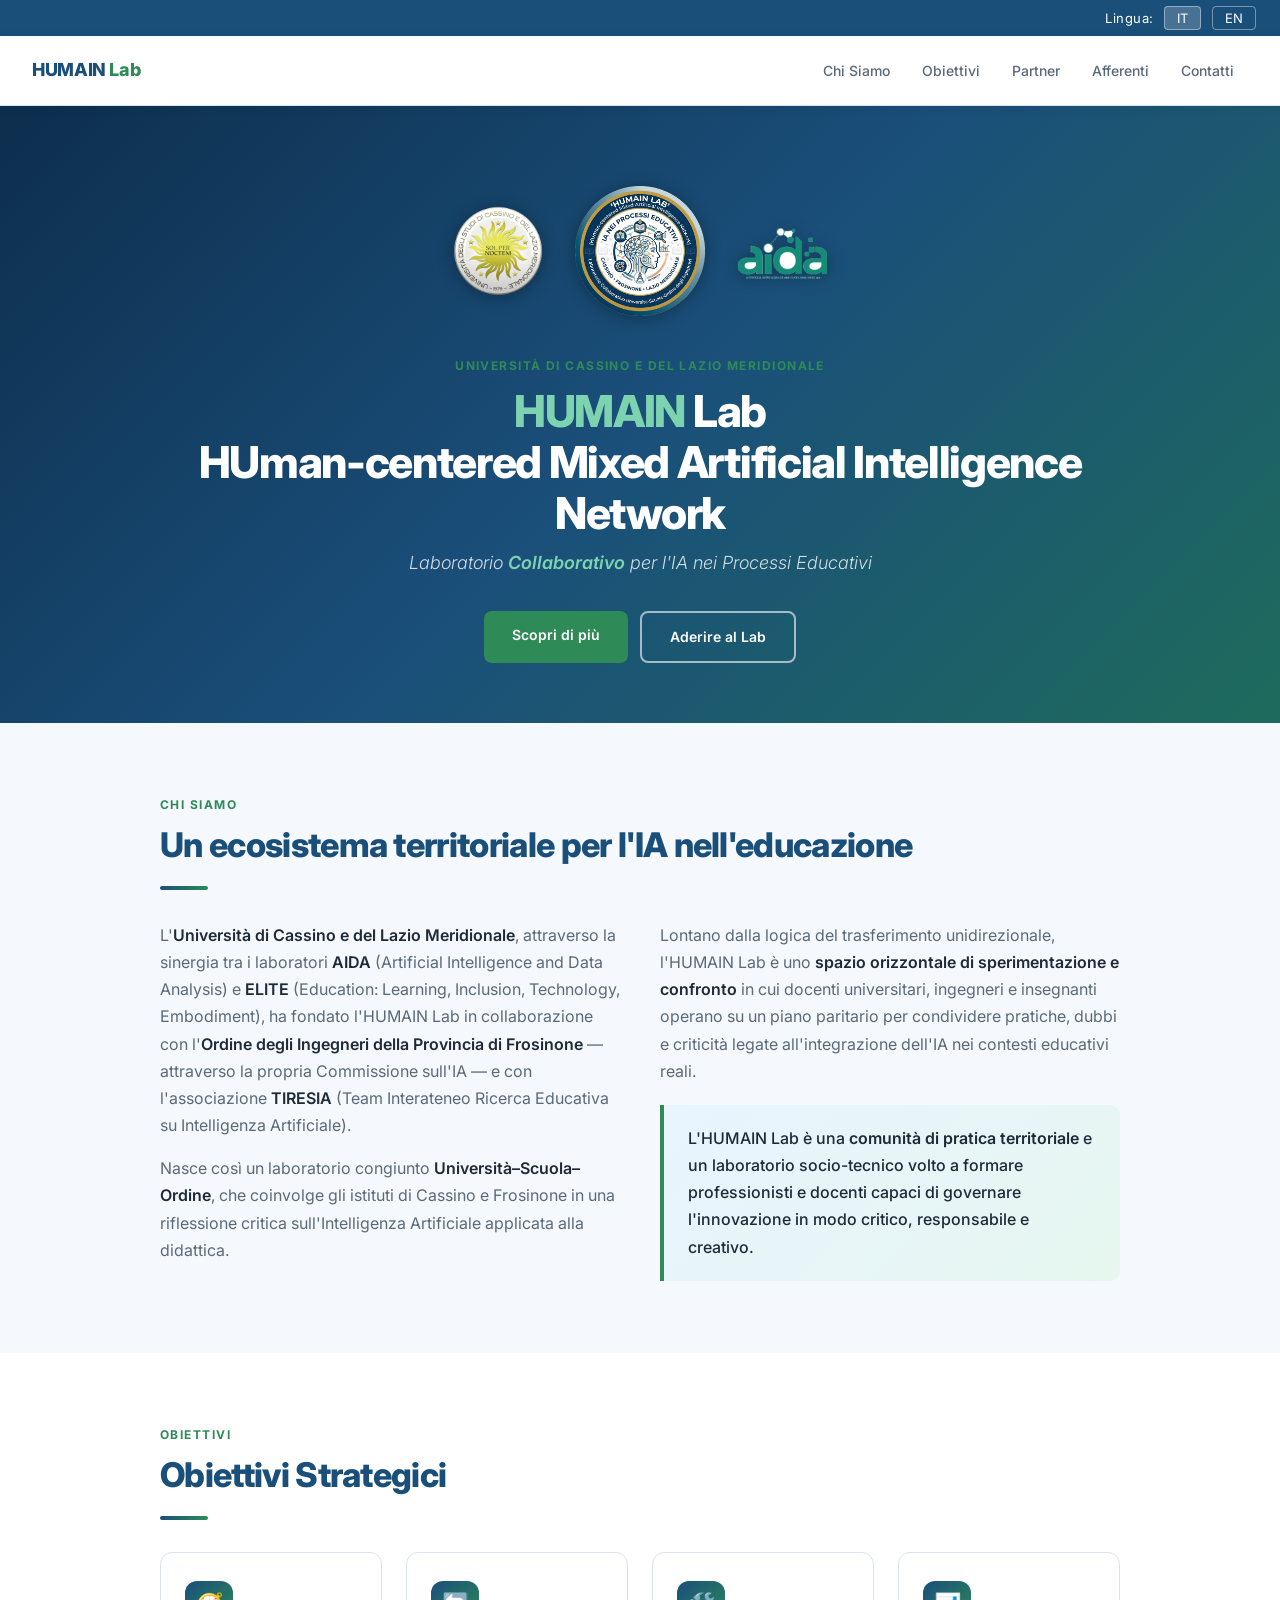
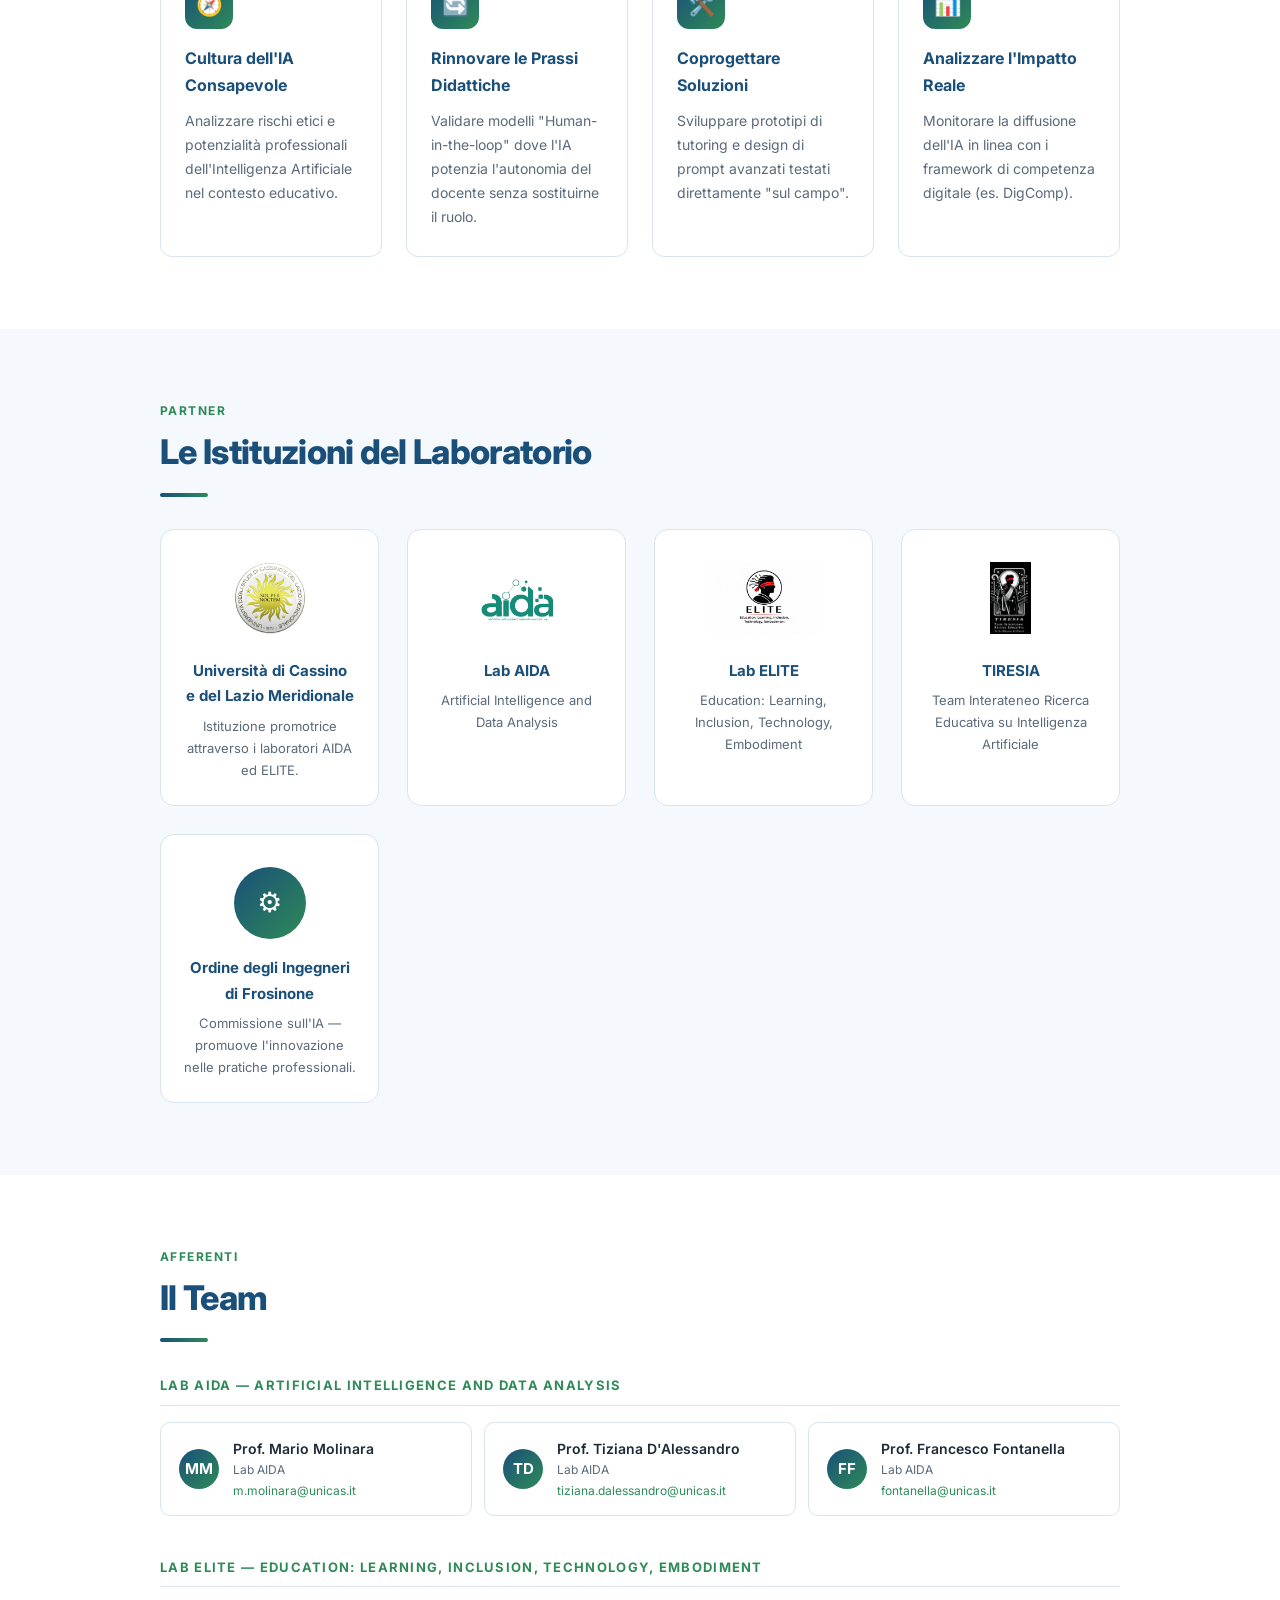
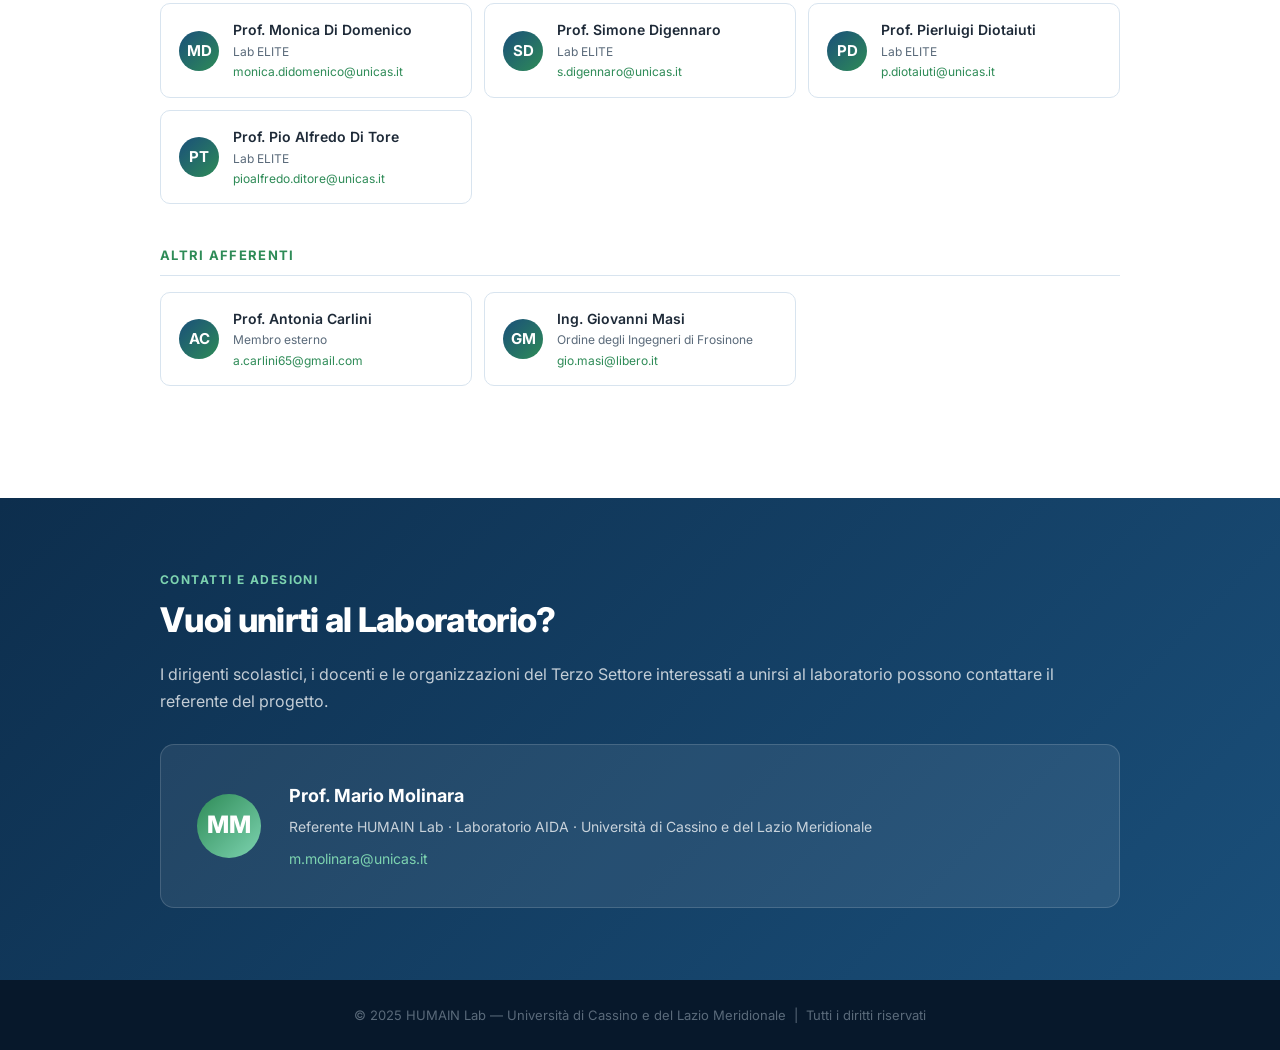
<file: src/main/resources/static/humain/index.html>
<!DOCTYPE html>
<html lang="it">
<head>
  <meta charset="UTF-8" />
  <meta name="viewport" content="width=device-width, initial-scale=1.0" />
  <title>HUMAIN Lab – HUman-centered Mixed Artificial Intelligence Network</title>
  <link rel="preconnect" href="https://fonts.googleapis.com" />
  <link rel="preconnect" href="https://fonts.gstatic.com" crossorigin />
  <link href="https://fonts.googleapis.com/css2?family=Inter:wght@300;400;500;600;700;800&display=swap" rel="stylesheet" />
  <style>
    *, *::before, *::after { box-sizing: border-box; margin: 0; padding: 0; }

    :root {
      --primary:   #1a4f7a;
      --accent:    #2e8b57;
      --light-bg:  #f5f8fc;
      --white:     #ffffff;
      --text:      #1e2a38;
      --muted:     #5a6a7a;
      --border:    #d8e4ef;
      --gold:      #c9a92c;
      --nav-h:     70px;
    }

    html { scroll-behavior: smooth; }

    body {
      font-family: 'Inter', system-ui, sans-serif;
      color: var(--text);
      background: var(--white);
      line-height: 1.7;
    }

    /* ── LANGUAGE SWITCHER ── */
    #lang-bar {
      background: var(--primary);
      color: #fff;
      text-align: right;
      padding: 6px 24px;
      font-size: 13px;
      letter-spacing: .04em;
    }
    #lang-bar button {
      background: transparent;
      border: 1px solid rgba(255,255,255,.4);
      color: #fff;
      padding: 3px 12px;
      border-radius: 4px;
      margin-left: 6px;
      cursor: pointer;
      font-family: inherit;
      font-size: 13px;
      transition: background .2s;
    }
    #lang-bar button.active,
    #lang-bar button:hover { background: rgba(255,255,255,.2); }

    /* ── NAV ── */
    nav {
      position: sticky;
      top: 0;
      z-index: 100;
      background: var(--white);
      border-bottom: 1px solid var(--border);
      height: var(--nav-h);
      display: flex;
      align-items: center;
      padding: 0 32px;
      gap: 0;
      box-shadow: 0 2px 12px rgba(0,0,0,.06);
    }
    .nav-brand {
      font-size: 18px;
      font-weight: 800;
      color: var(--primary);
      text-decoration: none;
      margin-right: auto;
      letter-spacing: -.02em;
    }
    .nav-brand span { color: var(--accent); }
    .nav-links {
      display: flex;
      list-style: none;
      gap: 4px;
    }
    .nav-links a {
      text-decoration: none;
      color: var(--muted);
      font-size: 14px;
      font-weight: 500;
      padding: 8px 14px;
      border-radius: 6px;
      transition: color .2s, background .2s;
    }
    .nav-links a:hover { color: var(--primary); background: var(--light-bg); }

    /* hamburger */
    #nav-toggle { display: none; background: none; border: none; cursor: pointer; padding: 8px; }
    #nav-toggle span {
      display: block; width: 24px; height: 2px; background: var(--primary);
      margin: 5px 0; transition: .3s;
    }

    /* ── HERO ── */
    #hero {
      background: linear-gradient(135deg, #0d2e4d 0%, #1a4f7a 50%, #1e6b5c 100%);
      color: #fff;
      padding: 80px 24px 60px;
      text-align: center;
    }
    .hero-logos {
      display: flex;
      justify-content: center;
      align-items: center;
      gap: 32px;
      flex-wrap: wrap;
      margin-bottom: 40px;
    }
    .hero-logos img {
      height: 90px;
      object-fit: contain;
      filter: drop-shadow(0 2px 8px rgba(0,0,0,.3));
    }
    .hero-logos .main-logo { height: 130px; }
    #hero h1 {
      font-size: clamp(26px, 5vw, 44px);
      font-weight: 800;
      letter-spacing: -.03em;
      line-height: 1.15;
      margin-bottom: 10px;
    }
    #hero h1 em { font-style: normal; color: #7dd3b0; }
    #hero .subtitle {
      font-size: clamp(14px, 2vw, 18px);
      font-weight: 300;
      color: rgba(255,255,255,.8);
      margin-bottom: 32px;
      font-style: italic;
    }
    .hero-cta {
      display: inline-flex;
      gap: 12px;
      flex-wrap: wrap;
      justify-content: center;
    }
    .btn {
      padding: 12px 28px;
      border-radius: 8px;
      font-family: inherit;
      font-size: 14px;
      font-weight: 600;
      cursor: pointer;
      text-decoration: none;
      transition: transform .15s, box-shadow .15s;
      display: inline-block;
    }
    .btn:hover { transform: translateY(-2px); box-shadow: 0 6px 20px rgba(0,0,0,.2); }
    .btn-primary { background: var(--accent); color: #fff; border: none; }
    .btn-outline  { background: transparent; color: #fff; border: 2px solid rgba(255,255,255,.6); }
    .btn-outline:hover { background: rgba(255,255,255,.1); }

    /* ── SECTIONS ── */
    section { padding: 72px 24px; }
    section:nth-child(even) { background: var(--light-bg); }

    .container { max-width: 960px; margin: 0 auto; }

    .section-tag {
      font-size: 12px;
      font-weight: 700;
      letter-spacing: .12em;
      text-transform: uppercase;
      color: var(--accent);
      margin-bottom: 10px;
    }
    h2 {
      font-size: clamp(22px, 4vw, 34px);
      font-weight: 800;
      color: var(--primary);
      margin-bottom: 20px;
      letter-spacing: -.02em;
      line-height: 1.2;
    }
    h3 {
      font-size: 18px;
      font-weight: 700;
      color: var(--primary);
      margin-bottom: 8px;
    }
    p { color: var(--muted); margin-bottom: 16px; }
    p:last-child { margin-bottom: 0; }
    strong { color: var(--text); font-weight: 600; }

    .divider {
      width: 48px; height: 4px;
      background: linear-gradient(90deg, var(--primary), var(--accent));
      border-radius: 2px;
      margin-bottom: 32px;
    }

    /* ── ABOUT ── */
    .about-grid {
      display: grid;
      grid-template-columns: 1fr 1fr;
      gap: 40px;
      align-items: start;
    }
    @media (max-width: 700px) { .about-grid { grid-template-columns: 1fr; } }

    .highlight-box {
      background: linear-gradient(135deg, #e8f4ff, #e6f7ef);
      border-left: 4px solid var(--accent);
      border-radius: 0 10px 10px 0;
      padding: 20px 24px;
      margin-top: 20px;
    }
    .highlight-box p { color: var(--text); font-weight: 500; margin: 0; }

    /* ── OBJECTIVES ── */
    .objectives-grid {
      display: grid;
      grid-template-columns: repeat(auto-fit, minmax(220px, 1fr));
      gap: 24px;
      margin-top: 8px;
    }
    .obj-card {
      background: var(--white);
      border: 1px solid var(--border);
      border-radius: 12px;
      padding: 28px 24px;
      transition: box-shadow .2s, transform .2s;
    }
    .obj-card:hover { box-shadow: 0 8px 28px rgba(0,0,0,.08); transform: translateY(-3px); }
    .obj-icon {
      width: 48px; height: 48px;
      background: linear-gradient(135deg, var(--primary), var(--accent));
      border-radius: 12px;
      display: flex; align-items: center; justify-content: center;
      margin-bottom: 16px;
      font-size: 22px;
    }
    .obj-card h3 { font-size: 16px; margin-bottom: 10px; }
    .obj-card p  { font-size: 14px; margin: 0; }

    /* ── PARTNERS ── */
    .partners-grid {
      display: grid;
      grid-template-columns: repeat(auto-fit, minmax(200px, 1fr));
      gap: 28px;
      margin-top: 8px;
    }
    .partner-card {
      background: var(--white);
      border: 1px solid var(--border);
      border-radius: 14px;
      padding: 32px 20px 24px;
      text-align: center;
      transition: box-shadow .2s, transform .2s;
    }
    .partner-card:hover { box-shadow: 0 8px 28px rgba(0,0,0,.08); transform: translateY(-3px); }
    .partner-card img {
      height: 72px;
      object-fit: contain;
      margin-bottom: 16px;
    }
    .partner-card h3 { font-size: 15px; margin-bottom: 6px; }
    .partner-card p  { font-size: 13px; color: var(--muted); margin: 0; }

    /* ── MEMBERS ── */
    .members-group { margin-bottom: 40px; }
    .members-group-title {
      font-size: 13px;
      font-weight: 700;
      letter-spacing: .1em;
      text-transform: uppercase;
      color: var(--accent);
      border-bottom: 1px solid var(--border);
      padding-bottom: 8px;
      margin-bottom: 16px;
    }
    .members-list {
      display: grid;
      grid-template-columns: repeat(auto-fill, minmax(280px, 1fr));
      gap: 12px;
    }
    .member-item {
      display: flex;
      align-items: center;
      gap: 14px;
      background: var(--white);
      border: 1px solid var(--border);
      border-radius: 10px;
      padding: 14px 18px;
      transition: box-shadow .2s;
    }
    .member-item:hover { box-shadow: 0 4px 16px rgba(0,0,0,.07); }
    .member-avatar {
      width: 40px; height: 40px; min-width: 40px;
      background: linear-gradient(135deg, var(--primary), var(--accent));
      border-radius: 50%;
      display: flex; align-items: center; justify-content: center;
      font-size: 15px; font-weight: 700; color: #fff;
    }
    .member-name  { font-size: 14px; font-weight: 600; color: var(--text); }
    .member-lab   { font-size: 12px; color: var(--muted); }
    .member-email { font-size: 12px; }
    .member-email a { color: var(--accent); text-decoration: none; }
    .member-email a:hover { text-decoration: underline; }

    /* ── CONTACT ── */
    #contact { background: linear-gradient(135deg, #0d2e4d 0%, #1a4f7a 100%); color: #fff; }
    #contact h2    { color: #fff; }
    #contact p     { color: rgba(255,255,255,.75); }
    #contact .section-tag { color: #7dd3b0; }
    .contact-box {
      background: rgba(255,255,255,.08);
      border: 1px solid rgba(255,255,255,.15);
      border-radius: 14px;
      padding: 36px;
      margin-top: 28px;
      display: flex;
      align-items: center;
      gap: 28px;
      flex-wrap: wrap;
    }
    .contact-avatar {
      width: 64px; height: 64px; min-width: 64px;
      background: linear-gradient(135deg, var(--accent), #7dd3b0);
      border-radius: 50%;
      display: flex; align-items: center; justify-content: center;
      font-size: 24px; font-weight: 800; color: #fff;
    }
    .contact-info h3 { color: #fff; font-size: 18px; margin-bottom: 4px; }
    .contact-info p  { color: rgba(255,255,255,.7); font-size: 14px; margin: 0; }
    .contact-info a  { color: #7dd3b0; text-decoration: none; }
    .contact-info a:hover { text-decoration: underline; }

    /* ── FOOTER ── */
    footer {
      background: #07182b;
      color: rgba(255,255,255,.5);
      text-align: center;
      padding: 24px;
      font-size: 13px;
    }
    footer a { color: rgba(255,255,255,.6); }

    /* ── RESPONSIVE NAV ── */
    @media (max-width: 768px) {
      #nav-toggle { display: block; margin-left: auto; }
      .nav-links {
        display: none;
        position: absolute;
        top: var(--nav-h);
        left: 0; right: 0;
        background: var(--white);
        flex-direction: column;
        padding: 12px 16px 20px;
        border-bottom: 1px solid var(--border);
        box-shadow: 0 8px 24px rgba(0,0,0,.08);
        gap: 2px;
      }
      .nav-links.open { display: flex; }
      .nav-links a { display: block; padding: 10px 14px; }
    }

    /* language classes */
    [data-lang="en"] { display: none; }
    body.lang-en [data-lang="it"] { display: none; }
    body.lang-en [data-lang="en"] { display: revert; }
  </style>
</head>
<body class="lang-it">

<!-- ── LANGUAGE BAR ── -->
<div id="lang-bar">
  <span data-lang="it">Lingua:</span>
  <span data-lang="en">Language:</span>
  <button id="btn-it" class="active" onclick="setLang('it')">IT</button>
  <button id="btn-en" onclick="setLang('en')">EN</button>
</div>

<!-- ── NAVIGATION ── -->
<nav id="main-nav">
  <a class="nav-brand" href="#hero">HUMAIN <span>Lab</span></a>

  <button id="nav-toggle" aria-label="Menu" onclick="toggleMenu()">
    <span></span><span></span><span></span>
  </button>

  <ul class="nav-links" id="nav-links">
    <li><a href="#about"      data-lang="it">Chi Siamo</a>     <a href="#about"      data-lang="en">About</a></li>
    <li><a href="#objectives" data-lang="it">Obiettivi</a>     <a href="#objectives" data-lang="en">Objectives</a></li>
    <li><a href="#partners"   data-lang="it">Partner</a>       <a href="#partners"   data-lang="en">Partners</a></li>
    <li><a href="#members"    data-lang="it">Afferenti</a>     <a href="#members"    data-lang="en">Members</a></li>
    <li><a href="#contact"    data-lang="it">Contatti</a>      <a href="#contact"    data-lang="en">Contact</a></li>
  </ul>
</nav>

<!-- ── HERO ── -->
<section id="hero">
  <div class="container">
    <div class="hero-logos">
      <img src="images/logo-unicas.png" alt="Università di Cassino e del Lazio Meridionale" />
      <img src="images/logo-humain.png" alt="HUMAIN Lab" class="main-logo" />
      <img src="images/logo-aida.png" alt="AIDA Lab" />
    </div>

    <p class="section-tag">Università di Cassino e del Lazio Meridionale</p>

    <h1>
      <em>HUMAIN</em> Lab<br />
      <span data-lang="it">HUman-centered Mixed Artificial Intelligence Network</span>
      <span data-lang="en">HUman-centered Mixed Artificial Intelligence Network</span>
    </h1>

    <p class="subtitle" data-lang="it">Laboratorio <strong style="color:#7dd3b0;font-weight:600;">Collaborativo</strong> per l'IA nei Processi Educativi</p>
    <p class="subtitle" data-lang="en">Collaborative Laboratory for AI in Educational Processes</p>

    <div class="hero-cta">
      <a href="#about"   class="btn btn-primary" data-lang="it">Scopri di più</a>
      <a href="#about"   class="btn btn-primary" data-lang="en">Learn More</a>
      <a href="#contact" class="btn btn-outline"  data-lang="it">Aderire al Lab</a>
      <a href="#contact" class="btn btn-outline"  data-lang="en">Join the Lab</a>
    </div>
  </div>
</section>

<!-- ── ABOUT ── -->
<section id="about">
  <div class="container">
    <p class="section-tag" data-lang="it">Chi Siamo</p>
    <p class="section-tag" data-lang="en">About Us</p>

    <h2 data-lang="it">Un ecosistema territoriale per l'IA nell'educazione</h2>
    <h2 data-lang="en">A territorial ecosystem for AI in education</h2>
    <div class="divider"></div>

    <div class="about-grid">
      <div>
        <p data-lang="it">
          L'<strong>Università di Cassino e del Lazio Meridionale</strong>, attraverso la sinergia
          tra i laboratori <strong>AIDA</strong> (Artificial Intelligence and Data Analysis) e
          <strong>ELITE</strong> (Education: Learning, Inclusion, Technology, Embodiment), ha
          fondato l'HUMAIN Lab in collaborazione con l'<strong>Ordine degli Ingegneri della
          Provincia di Frosinone</strong> — attraverso la propria Commissione sull'IA — e con
          l'associazione <strong>TIRESIA</strong> (Team Interateneo Ricerca Educativa su
          Intelligenza Artificiale).
        </p>
        <p data-lang="it">
          Nasce così un laboratorio congiunto <strong>Università–Scuola–Ordine</strong>, che
          coinvolge gli istituti di Cassino e Frosinone in una riflessione critica
          sull'Intelligenza Artificiale applicata alla didattica.
        </p>

        <p data-lang="en">
          The <strong>University of Cassino and Southern Lazio</strong>, through the synergy between
          the <strong>AIDA</strong> (Artificial Intelligence and Data Analysis) and <strong>ELITE</strong>
          (Education: Learning, Inclusion, Technology, Embodiment) laboratories, founded HUMAIN Lab
          in collaboration with the <strong>Order of Engineers of the Province of Frosinone</strong>
          — through its AI Commission — and with the association <strong>TIRESIA</strong>
          (Interuniversity Team for Educational Research on Artificial Intelligence).
        </p>
        <p data-lang="en">
          The result is a joint <strong>University–School–Professional Order</strong> laboratory,
          involving institutes in Cassino and Frosinone in a critical reflection on Artificial
          Intelligence applied to teaching.
        </p>
      </div>

      <div>
        <p data-lang="it">
          Lontano dalla logica del trasferimento unidirezionale, l'HUMAIN Lab è uno
          <strong>spazio orizzontale di sperimentazione e confronto</strong> in cui docenti
          universitari, ingegneri e insegnanti operano su un piano paritario per condividere
          pratiche, dubbi e criticità legate all'integrazione dell'IA nei contesti educativi reali.
        </p>

        <p data-lang="en">
          Moving away from one-directional knowledge transfer, HUMAIN Lab is a
          <strong>horizontal space for experimentation and exchange</strong> where university
          professors, engineers, and school teachers work as equals to share practices, doubts,
          and critical issues related to integrating AI in real educational contexts.
        </p>

        <div class="highlight-box">
          <p data-lang="it">
            L'HUMAIN Lab è una <strong>comunità di pratica territoriale</strong> e un laboratorio
            socio-tecnico volto a formare professionisti e docenti capaci di governare
            l'innovazione in modo critico, responsabile e creativo.
          </p>
          <p data-lang="en">
            HUMAIN Lab is a <strong>territorial community of practice</strong> and a socio-technical
            laboratory aimed at training professionals and teachers able to govern innovation
            in a critical, responsible, and creative way.
          </p>
        </div>
      </div>
    </div>
  </div>
</section>

<!-- ── OBJECTIVES ── -->
<section id="objectives">
  <div class="container">
    <p class="section-tag" data-lang="it">Obiettivi</p>
    <p class="section-tag" data-lang="en">Objectives</p>

    <h2 data-lang="it">Obiettivi Strategici</h2>
    <h2 data-lang="en">Strategic Goals</h2>
    <div class="divider"></div>

    <div class="objectives-grid">
      <div class="obj-card">
        <div class="obj-icon">🧭</div>
        <h3 data-lang="it">Cultura dell'IA Consapevole</h3>
        <h3 data-lang="en">Responsible AI Culture</h3>
        <p data-lang="it">Analizzare rischi etici e potenzialità professionali dell'Intelligenza Artificiale nel contesto educativo.</p>
        <p data-lang="en">Analysing the ethical risks and professional potential of Artificial Intelligence in educational settings.</p>
      </div>

      <div class="obj-card">
        <div class="obj-icon">🔄</div>
        <h3 data-lang="it">Rinnovare le Prassi Didattiche</h3>
        <h3 data-lang="en">Renewing Teaching Practices</h3>
        <p data-lang="it">Validare modelli "Human-in-the-loop" dove l'IA potenzia l'autonomia del docente senza sostituirne il ruolo.</p>
        <p data-lang="en">Validating "Human-in-the-loop" models where AI enhances teacher autonomy without replacing their role.</p>
      </div>

      <div class="obj-card">
        <div class="obj-icon">🛠️</div>
        <h3 data-lang="it">Coprogettare Soluzioni</h3>
        <h3 data-lang="en">Co-designing Solutions</h3>
        <p data-lang="it">Sviluppare prototipi di tutoring e design di prompt avanzati testati direttamente "sul campo".</p>
        <p data-lang="en">Developing tutoring prototypes and advanced prompt designs tested directly "in the field".</p>
      </div>

      <div class="obj-card">
        <div class="obj-icon">📊</div>
        <h3 data-lang="it">Analizzare l'Impatto Reale</h3>
        <h3 data-lang="en">Analysing Real Impact</h3>
        <p data-lang="it">Monitorare la diffusione dell'IA in linea con i framework di competenza digitale (es. DigComp).</p>
        <p data-lang="en">Monitoring the spread of AI in line with digital competence frameworks (e.g. DigComp).</p>
      </div>
    </div>
  </div>
</section>

<!-- ── PARTNERS ── -->
<section id="partners">
  <div class="container">
    <p class="section-tag" data-lang="it">Partner</p>
    <p class="section-tag" data-lang="en">Partners</p>

    <h2 data-lang="it">Le Istituzioni del Laboratorio</h2>
    <h2 data-lang="en">Lab Institutions</h2>
    <div class="divider"></div>

    <div class="partners-grid">
      <div class="partner-card">
        <img src="images/logo-unicas.png" alt="UniCas" />
        <h3 data-lang="it">Università di Cassino<br />e del Lazio Meridionale</h3>
        <h3 data-lang="en">University of Cassino<br />and Southern Lazio</h3>
        <p data-lang="it">Istituzione promotrice attraverso i laboratori AIDA ed ELITE.</p>
        <p data-lang="en">Founding institution through the AIDA and ELITE laboratories.</p>
      </div>

      <div class="partner-card">
        <img src="images/logo-aida.png" alt="AIDA Lab" />
        <h3>Lab AIDA</h3>
        <p>Artificial Intelligence and Data Analysis</p>
      </div>

      <div class="partner-card">
        <img src="images/logo-elite.png" alt="ELITE Lab" />
        <h3>Lab ELITE</h3>
        <p>Education: Learning, Inclusion, Technology, Embodiment</p>
      </div>

      <div class="partner-card">
        <img src="images/logo-tiresia.png" alt="TIRESIA" />
        <h3>TIRESIA</h3>
        <p data-lang="it">Team Interateneo Ricerca Educativa su Intelligenza Artificiale</p>
        <p data-lang="en">Interuniversity Team for Educational Research on Artificial Intelligence</p>
      </div>

      <div class="partner-card" style="grid-column: auto;">
        <div style="height:72px; display:flex; align-items:center; justify-content:center; margin-bottom:16px;">
          <div style="width:72px;height:72px;background:linear-gradient(135deg,var(--primary),var(--accent));border-radius:50%;display:flex;align-items:center;justify-content:center;font-size:28px;color:#fff;font-weight:800;">⚙</div>
        </div>
        <h3 data-lang="it">Ordine degli Ingegneri<br />di Frosinone</h3>
        <h3 data-lang="en">Order of Engineers<br />of Frosinone</h3>
        <p data-lang="it">Commissione sull'IA — promuove l'innovazione nelle pratiche professionali.</p>
        <p data-lang="en">AI Commission — promoting innovation in professional practice.</p>
      </div>
    </div>
  </div>
</section>

<!-- ── MEMBERS ── -->
<section id="members">
  <div class="container">
    <p class="section-tag" data-lang="it">Afferenti</p>
    <p class="section-tag" data-lang="en">Members</p>

    <h2 data-lang="it">Il Team</h2>
    <h2 data-lang="en">The Team</h2>
    <div class="divider"></div>

    <!-- AIDA -->
    <div class="members-group">
      <div class="members-group-title">Lab AIDA — Artificial Intelligence and Data Analysis</div>
      <div class="members-list">
        <div class="member-item">
          <div class="member-avatar">MM</div>
          <div>
            <div class="member-name">Prof. Mario Molinara</div>
            <div class="member-lab">Lab AIDA</div>
            <div class="member-email"><a href="mailto:m.molinara@unicas.it">m.molinara@unicas.it</a></div>
          </div>
        </div>
        <div class="member-item">
          <div class="member-avatar">TD</div>
          <div>
            <div class="member-name">Prof. Tiziana D'Alessandro</div>
            <div class="member-lab">Lab AIDA</div>
            <div class="member-email"><a href="mailto:tiziana.dalessandro@unicas.it">tiziana.dalessandro@unicas.it</a></div>
          </div>
        </div>
        <div class="member-item">
          <div class="member-avatar">FF</div>
          <div>
            <div class="member-name">Prof. Francesco Fontanella</div>
            <div class="member-lab">Lab AIDA</div>
            <div class="member-email"><a href="mailto:fontanella@unicas.it">fontanella@unicas.it</a></div>
          </div>
        </div>
      </div>
    </div>

    <!-- ELITE -->
    <div class="members-group">
      <div class="members-group-title">Lab ELITE — Education: Learning, Inclusion, Technology, Embodiment</div>
      <div class="members-list">
        <div class="member-item">
          <div class="member-avatar">MD</div>
          <div>
            <div class="member-name">Prof. Monica Di Domenico</div>
            <div class="member-lab">Lab ELITE</div>
            <div class="member-email"><a href="mailto:monica.didomenico@unicas.it">monica.didomenico@unicas.it</a></div>
          </div>
        </div>
        <div class="member-item">
          <div class="member-avatar">SD</div>
          <div>
            <div class="member-name">Prof. Simone Digennaro</div>
            <div class="member-lab">Lab ELITE</div>
            <div class="member-email"><a href="mailto:s.digennaro@unicas.it">s.digennaro@unicas.it</a></div>
          </div>
        </div>
        <div class="member-item">
          <div class="member-avatar">PD</div>
          <div>
            <div class="member-name">Prof. Pierluigi Diotaiuti</div>
            <div class="member-lab">Lab ELITE</div>
            <div class="member-email"><a href="mailto:p.diotaiuti@unicas.it">p.diotaiuti@unicas.it</a></div>
          </div>
        </div>
        <div class="member-item">
          <div class="member-avatar">PT</div>
          <div>
            <div class="member-name">Prof. Pio Alfredo Di Tore</div>
            <div class="member-lab">Lab ELITE</div>
            <div class="member-email"><a href="mailto:pioalfredo.ditore@unicas.it">pioalfredo.ditore@unicas.it</a></div>
          </div>
        </div>
      </div>
    </div>

    <!-- Other -->
    <div class="members-group">
      <div class="members-group-title" data-lang="it">Altri Afferenti</div>
      <div class="members-group-title" data-lang="en">Other Members</div>
      <div class="members-list">
        <div class="member-item">
          <div class="member-avatar">AC</div>
          <div>
            <div class="member-name">Prof. Antonia Carlini</div>
            <div class="member-lab" data-lang="it">Membro esterno</div>
            <div class="member-lab" data-lang="en">External member</div>
            <div class="member-email"><a href="mailto:a.carlini65@gmail.com">a.carlini65@gmail.com</a></div>
          </div>
        </div>
        <div class="member-item">
          <div class="member-avatar">GM</div>
          <div>
            <div class="member-name">Ing. Giovanni Masi</div>
            <div class="member-lab" data-lang="it">Ordine degli Ingegneri di Frosinone</div>
            <div class="member-lab" data-lang="en">Order of Engineers of Frosinone</div>
            <div class="member-email"><a href="mailto:gio.masi@libero.it">gio.masi@libero.it</a></div>
          </div>
        </div>
      </div>
    </div>
  </div>
</section>

<!-- ── CONTACT ── -->
<section id="contact">
  <div class="container">
    <p class="section-tag" data-lang="it">Contatti e Adesioni</p>
    <p class="section-tag" data-lang="en">Contact &amp; Join</p>

    <h2 data-lang="it">Vuoi unirti al Laboratorio?</h2>
    <h2 data-lang="en">Want to join the Lab?</h2>

    <p data-lang="it">
      I dirigenti scolastici, i docenti e le organizzazioni del Terzo Settore interessati
      a unirsi al laboratorio possono contattare il referente del progetto.
    </p>
    <p data-lang="en">
      School principals, teachers, and Third Sector organisations interested in joining
      the laboratory are welcome to contact the project coordinator.
    </p>

    <div class="contact-box">
      <div class="contact-avatar">MM</div>
      <div class="contact-info">
        <h3>Prof. Mario Molinara</h3>
        <p data-lang="it">Referente HUMAIN Lab · Laboratorio AIDA · Università di Cassino e del Lazio Meridionale</p>
        <p data-lang="en">HUMAIN Lab Coordinator · AIDA Lab · University of Cassino and Southern Lazio</p>
        <p style="margin-top:8px;"><a href="mailto:m.molinara@unicas.it">m.molinara@unicas.it</a></p>
      </div>
    </div>
  </div>
</section>

<!-- ── FOOTER ── -->
<footer>
  <p>
    &copy; 2025 HUMAIN Lab —
    <span data-lang="it">Università di Cassino e del Lazio Meridionale</span>
    <span data-lang="en">University of Cassino and Southern Lazio</span>
    &nbsp;|&nbsp;
    <span data-lang="it">Tutti i diritti riservati</span>
    <span data-lang="en">All rights reserved</span>
  </p>
</footer>

<script>
  function setLang(lang) {
    document.body.classList.toggle('lang-en', lang === 'en');
    document.getElementById('btn-it').classList.toggle('active', lang === 'it');
    document.getElementById('btn-en').classList.toggle('active', lang === 'en');
  }

  function toggleMenu() {
    document.getElementById('nav-links').classList.toggle('open');
  }

  // Close menu on link click
  document.querySelectorAll('.nav-links a').forEach(a => {
    a.addEventListener('click', () => {
      document.getElementById('nav-links').classList.remove('open');
    });
  });
</script>
</body>
</html>
</file>
